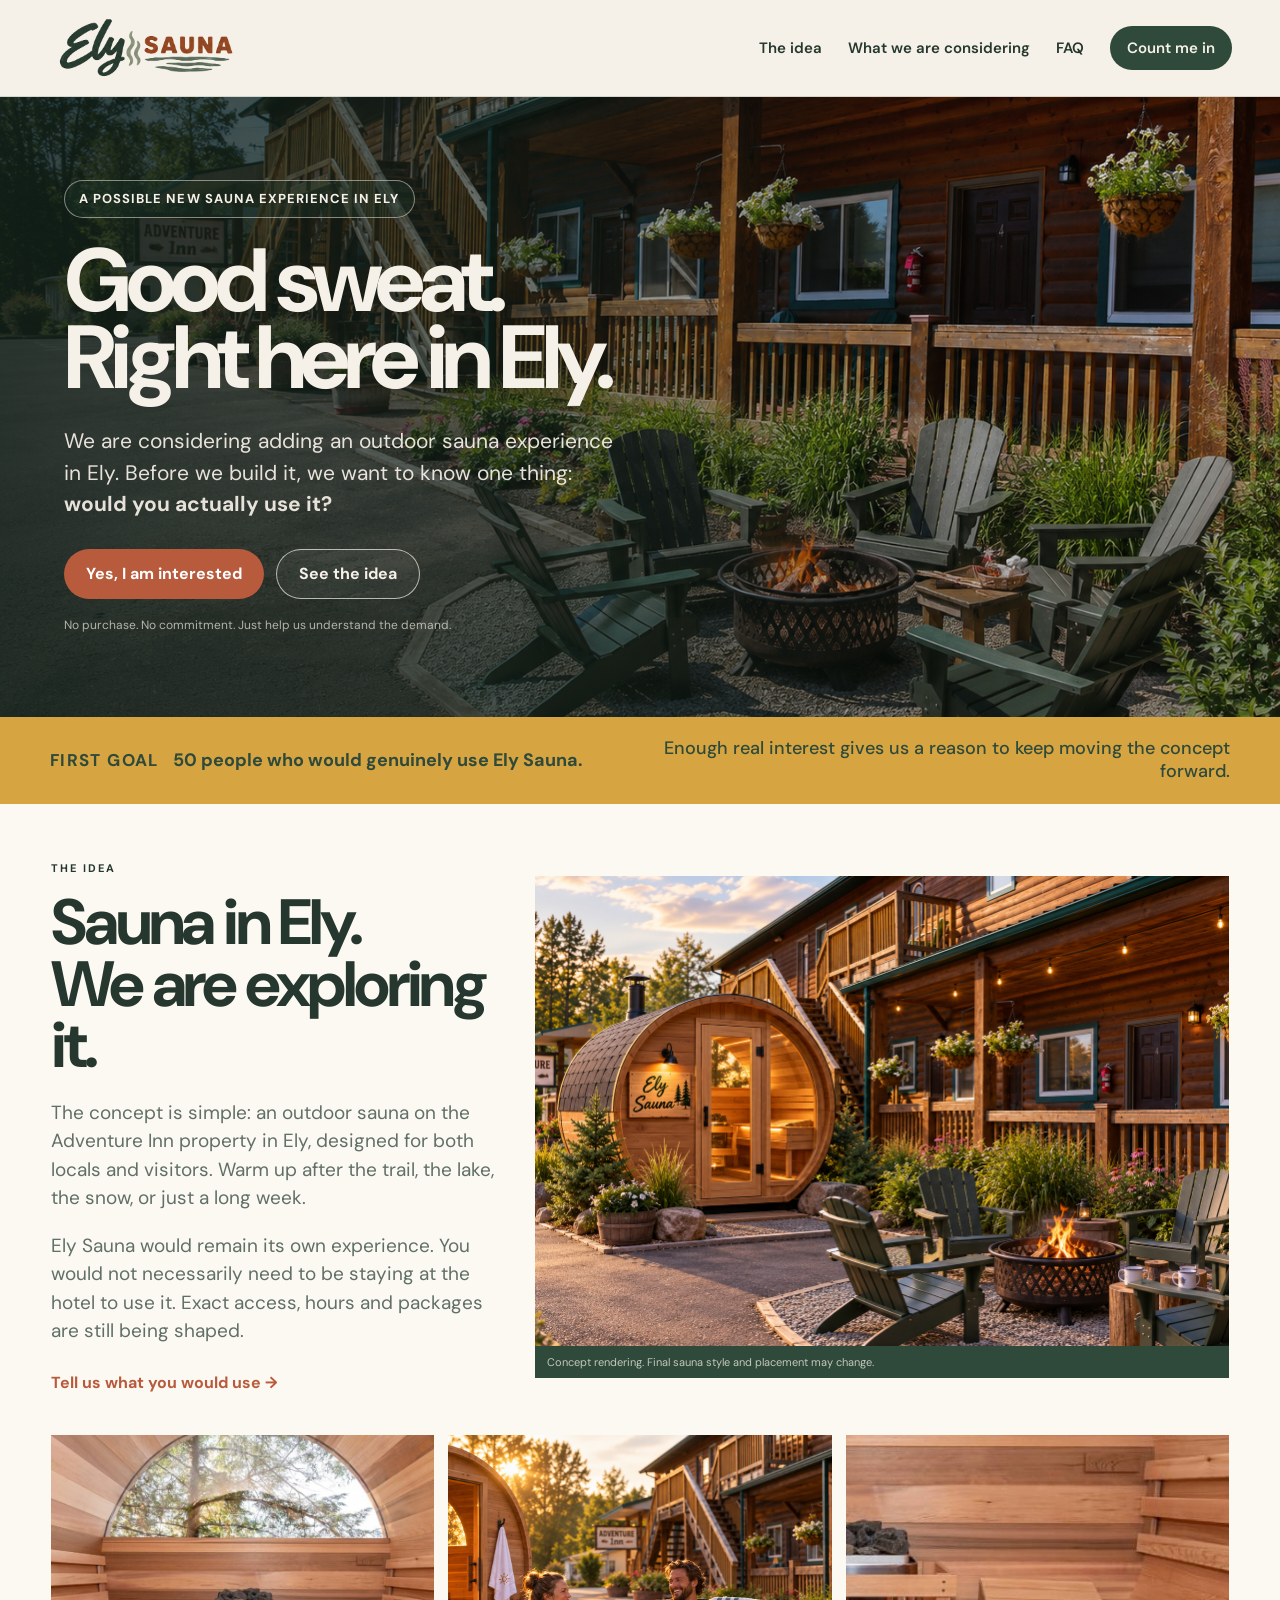
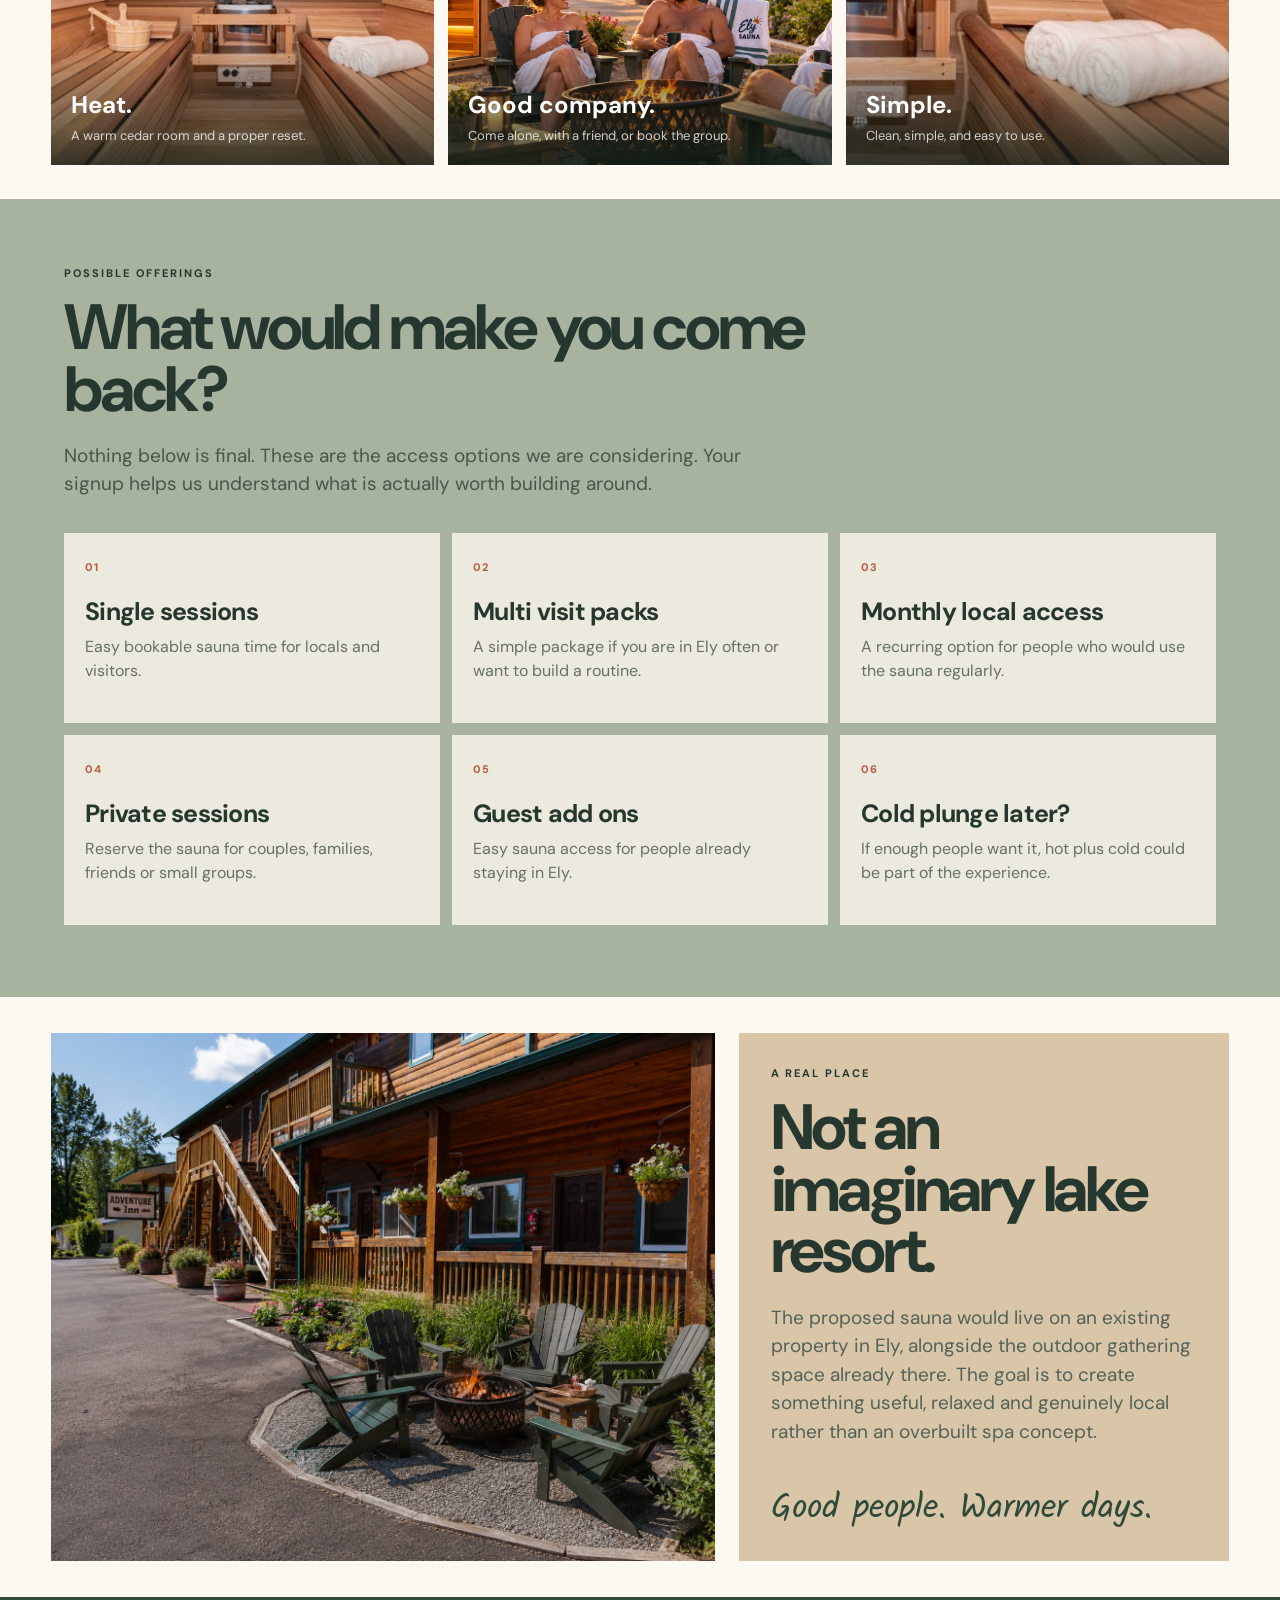
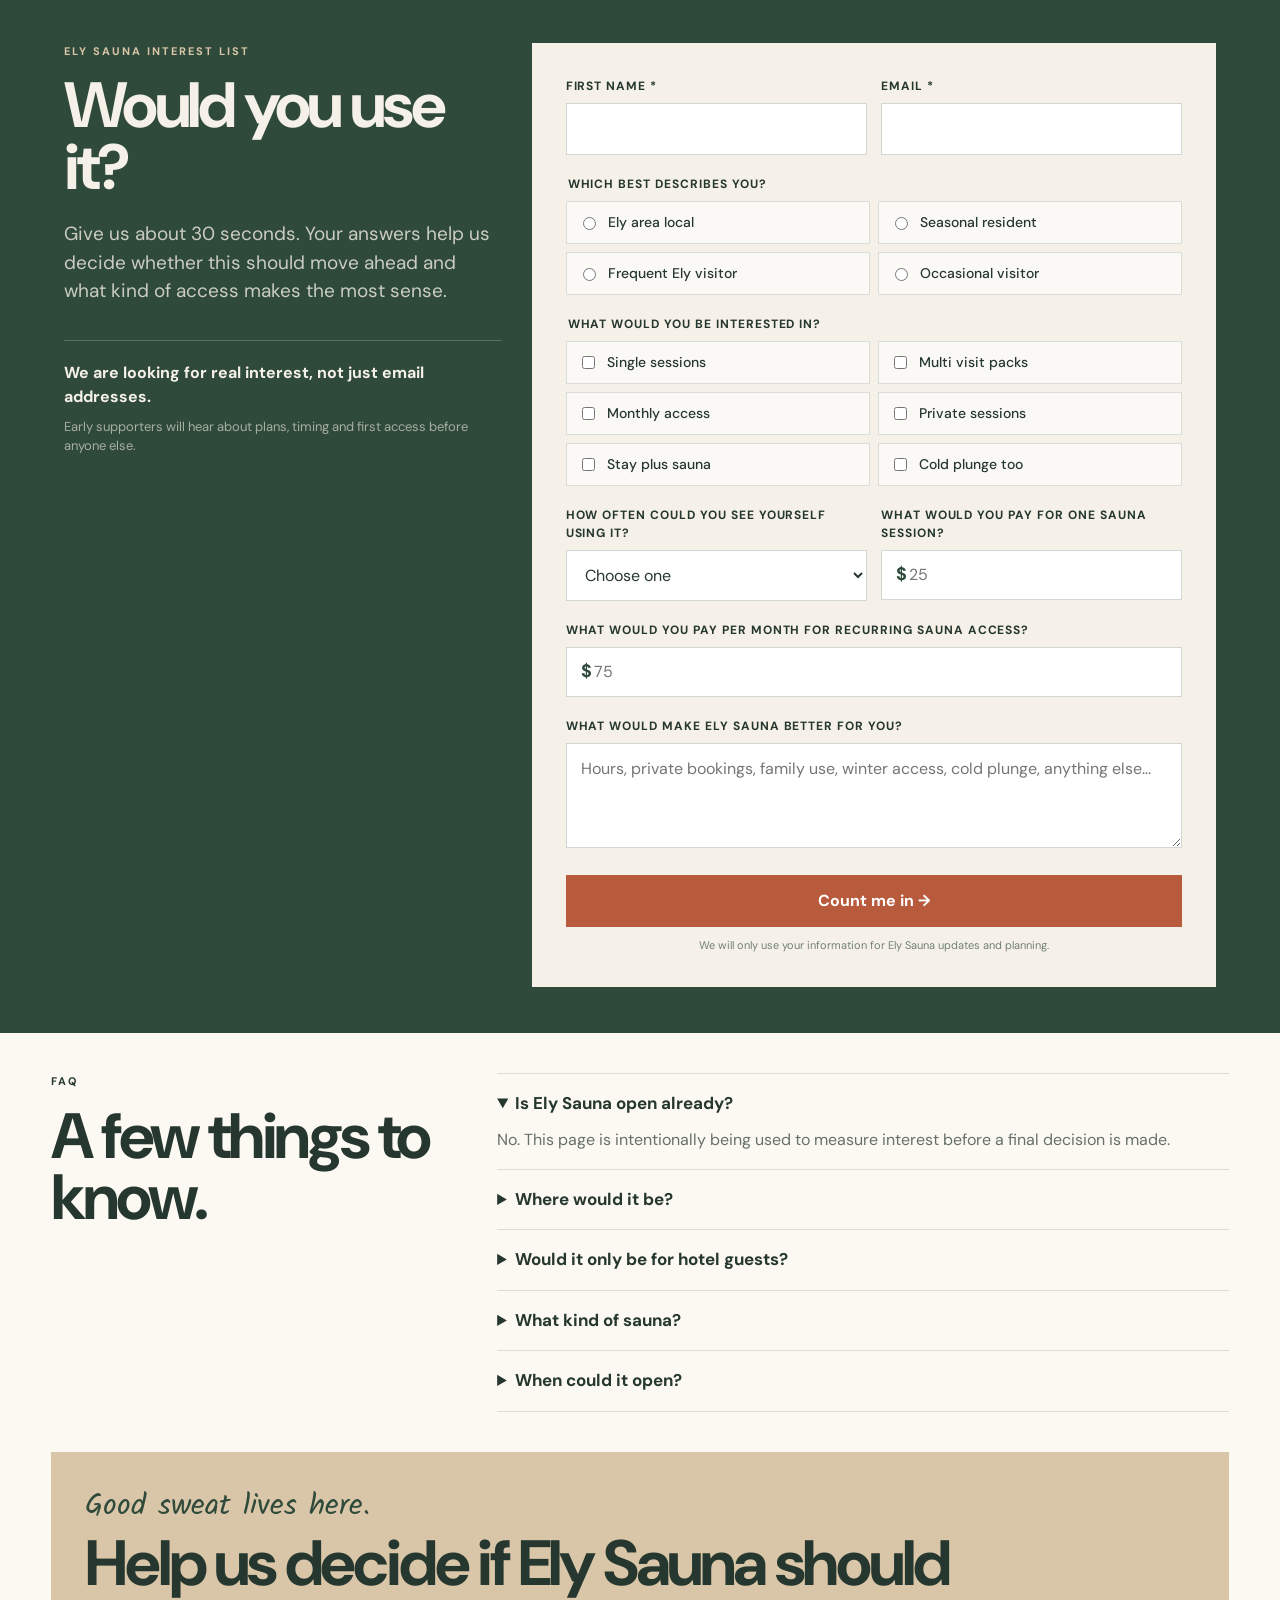
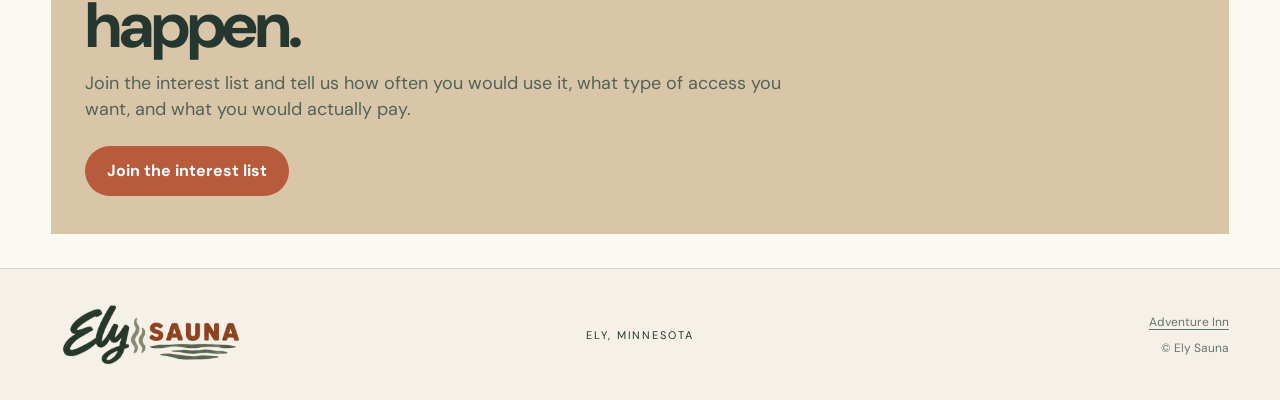
<file: index.html>
<!doctype html>
<html lang="en">
<head>
  <!-- Google tag (gtag.js) -->
<script async src="https://www.googletagmanager.com/gtag/js?id=G-9R2D1EH8CN"></script>
<script>
  window.dataLayer = window.dataLayer || [];
  function gtag(){dataLayer.push(arguments);}
  gtag('js', new Date());

  gtag('config', 'G-9R2D1EH8CN');
</script>
<meta charset="utf-8" />
<meta name="viewport" content="width=device-width, initial-scale=1" />
<title>Ely Sauna | Help Bring Sauna to Ely, Minnesota</title>
<meta name="description" content="We are exploring an outdoor sauna experience in Ely, Minnesota. Join the Ely Sauna interest list and help shape possible sessions, local passes, private bookings and guest packages." />
<meta name="keywords" content="Ely sauna, sauna Ely Minnesota, Ely MN sauna, outdoor sauna Ely, sauna Minnesota, Adventure Inn Ely" />
<meta name="theme-color" content="#2F4A3A" />
<meta property="og:title" content="Ely Sauna | Would You Use It?" />
<meta property="og:description" content="We are exploring an outdoor sauna in Ely. Join the interest list and help us decide what to build." />
<meta property="og:type" content="website" />
<meta property="og:url" content="https://elysauna.com/" />
<meta property="og:image" content="https://elysauna.com/assets/ely-sauna-concept-exterior.png" />
<link rel="preconnect" href="https://fonts.googleapis.com">
<link rel="preconnect" href="https://fonts.gstatic.com" crossorigin>
<link href="https://fonts.googleapis.com/css2?family=DM+Sans:wght@400;500;600;700&family=Kalam:wght@400;700&display=swap" rel="stylesheet">
<link rel="icon" type="image/png" href="assets/favicon.png" />
  <link rel="shortcut icon" href="assets/favicon.ico" />
  <link rel="apple-touch-icon" href="assets/favicon.png" />
  <link rel="stylesheet" href="styles.css" />
<script type="application/ld+json">{"@context":"https://schema.org","@type":"WebSite","name":"Ely Sauna","url":"https://elysauna.com/","description":"Interest and early access site for a proposed outdoor sauna experience in Ely, Minnesota."}</script>
</head>
<body>
<header class="siteHeader">
<a class="logoLink" href="#top" aria-label="Ely Sauna home"><img src="assets/ely-sauna-logo-final.png" alt="Ely Sauna" class="headerLogo" /></a>
<nav class="mainNav" aria-label="Main navigation">
<a href="#idea">The idea</a><a href="#options">What we are considering</a><a href="#faq">FAQ</a><a href="#join" class="navButton">Count me in</a>
</nav>
</header>
<main id="top">
<section class="hero">
<img src="assets/adventure-inn-real.png" alt="Adventure Inn property in Ely, Minnesota" class="heroPhoto" />
<div class="heroShade"></div>
<div class="heroContent">
<div class="pill">A possible new sauna experience in Ely</div>
<h1>Good sweat.<br>Right here in Ely.</h1>
<p class="heroIntro">We are considering adding an outdoor sauna experience in Ely. Before we build it, we want to know one thing: <strong>would you actually use it?</strong></p>
<div class="heroActions"><a href="#join" class="button rust">Yes, I am interested</a><a href="#idea" class="button ghost">See the idea</a></div>
<p class="heroNote">No purchase. No commitment. Just help us understand the demand.</p>
</div>
</section>
<section class="goalStrip">
<div class="goalCopy"><span class="eyebrow">FIRST GOAL</span><strong>50 people who would genuinely use Ely Sauna.</strong></div>
<div class="goalText">Enough real interest gives us a reason to keep moving the concept forward.</div>
</section>
<section class="ideaSection" id="idea">
<div class="sectionCopy">
<span class="eyebrow">THE IDEA</span>
<h2>Sauna in Ely.<br>We are exploring it.</h2>
<p>The concept is simple: an outdoor sauna on the Adventure Inn property in Ely, designed for both locals and visitors. Warm up after the trail, the lake, the snow, or just a long week.</p>
<p>Ely Sauna would remain its own experience. You would not necessarily need to be staying at the hotel to use it. Exact access, hours and packages are still being shaped.</p>
<a href="#join" class="textLink">Tell us what you would use →</a>
</div>
<figure class="featureImage concept"><img src="assets/ely-sauna-concept-exterior.png" alt="Concept rendering of an outdoor sauna at the Adventure Inn property" /><figcaption>Concept rendering. Final sauna style and placement may change.</figcaption></figure>
</section>
<section class="experienceGrid" aria-label="Ely Sauna concept imagery">
<figure><img src="assets/ely-sauna-concept-interior.jpg" alt="Concept sauna interior" /><figcaption><strong>Heat.</strong><span>A warm cedar room and a proper reset.</span></figcaption></figure>
<figure><img src="assets/ely-sauna-concept-gathering.png" alt="Concept gathering outside a sauna at Adventure Inn" /><figcaption><strong>Good company.</strong><span>Come alone, with a friend, or book the group.</span></figcaption></figure>
<figure><img src="assets/ely-sauna-concept-detail.jpg" alt="Concept sauna towels and interior detail" /><figcaption><strong>Simple.</strong><span>Clean, simple, and easy to use.</span></figcaption></figure>
</section>
<section class="optionsSection" id="options">
<div class="optionsIntro"><span class="eyebrow">POSSIBLE OFFERINGS</span><h2>What would make you come back?</h2><p>Nothing below is final. These are the access options we are considering. Your signup helps us understand what is actually worth building around.</p></div>
<div class="optionCards">
<article><span>01</span><h3>Single sessions</h3><p>Easy bookable sauna time for locals and visitors.</p></article>
<article><span>02</span><h3>Multi visit packs</h3><p>A simple package if you are in Ely often or want to build a routine.</p></article>
<article><span>03</span><h3>Monthly local access</h3><p>A recurring option for people who would use the sauna regularly.</p></article>
<article><span>04</span><h3>Private sessions</h3><p>Reserve the sauna for couples, families, friends or small groups.</p></article>
<article><span>05</span><h3>Guest add ons</h3><p>Easy sauna access for people already staying in Ely.</p></article>
<article><span>06</span><h3>Cold plunge later?</h3><p>If enough people want it, hot plus cold could be part of the experience.</p></article>
</div>
</section>
<section class="realPlaceSection">
<div class="realImage"><img src="assets/adventure-inn-real.png" alt="The existing Adventure Inn property in Ely" /></div>
<div class="realCopy"><span class="eyebrow">A REAL PLACE</span><h2>Not an imaginary lake resort.</h2><p>The proposed sauna would live on an existing property in Ely, alongside the outdoor gathering space already there. The goal is to create something useful, relaxed and genuinely local rather than an overbuilt spa concept.</p><p class="handNote">Good people. Warmer days.</p></div>
</section>
<section class="joinSection" id="join">
<div class="joinIntro"><span class="eyebrow light">ELY SAUNA INTEREST LIST</span><h2>Would you use it?</h2><p>Give us about 30 seconds. Your answers help us decide whether this should move ahead and what kind of access makes the most sense.</p><div class="joinMini"><strong>We are looking for real interest, not just email addresses.</strong><span>Early supporters will hear about plans, timing and first access before anyone else.</span></div></div>
<form class="interestForm" action="https://formsubmit.co/adventureinn.mgmt@gmail.com" method="POST">
<input type="hidden" name="_subject" value="New Ely Sauna interest signup" /><input type="hidden" name="_template" value="table" /><input type="hidden" name="_captcha" value="false" /><input type="hidden" name="_next" value="https://elysauna.com/thanks.html" />
<div class="fieldRow"><label><span>First name *</span><input type="text" name="First name" required autocomplete="given-name" /></label><label><span>Email *</span><input type="email" name="Email" required autocomplete="email" /></label></div>
<fieldset><legend>Which best describes you?</legend><div class="choiceGrid">
<label class="choice"><input type="radio" name="Audience" value="Ely area local" required><span>Ely area local</span></label>
<label class="choice"><input type="radio" name="Audience" value="Seasonal resident"><span>Seasonal resident</span></label>
<label class="choice"><input type="radio" name="Audience" value="Frequent Ely visitor"><span>Frequent Ely visitor</span></label>
<label class="choice"><input type="radio" name="Audience" value="Occasional visitor"><span>Occasional visitor</span></label>
</div></fieldset>
<fieldset><legend>What would you be interested in?</legend><div class="choiceGrid">
<label class="choice"><input type="checkbox" name="Interest" value="Single sessions"><span>Single sessions</span></label>
<label class="choice"><input type="checkbox" name="Interest" value="Multi visit packs"><span>Multi visit packs</span></label>
<label class="choice"><input type="checkbox" name="Interest" value="Monthly access"><span>Monthly access</span></label>
<label class="choice"><input type="checkbox" name="Interest" value="Private group sessions"><span>Private sessions</span></label>
<label class="choice"><input type="checkbox" name="Interest" value="Guest package"><span>Stay plus sauna</span></label>
<label class="choice"><input type="checkbox" name="Interest" value="Cold plunge"><span>Cold plunge too</span></label>
</div></fieldset>

<div class="fieldRow">
  <label>
    <span>How often could you see yourself using it?</span>
    <select name="Potential frequency">
      <option value="">Choose one</option>
      <option>Once or twice a year</option>
      <option>Every few months</option>
      <option>About once a month</option>
      <option>A few times a month</option>
      <option>Weekly or more</option>
    </select>
  </label>

  <label>
    <span>What would you pay for one sauna session?</span>
    <div class="moneyInput">
      <span>$</span>
      <input
        type="number"
        name="One time session price"
        min="0"
        step="1"
        inputmode="decimal"
        placeholder="25"
      />
    </div>
  </label>
</div>


<label>
  <span>What would you pay per month for recurring sauna access?</span>
  <div class="moneyInput">
    <span>$</span>
    <input
      type="number"
      name="Monthly pass price"
      min="0"
      step="1"
      inputmode="decimal"
      placeholder="75"
    />
  </div>
</label>

<label><span>What would make Ely Sauna better for you?</span><textarea name="Comments" rows="3" placeholder="Hours, private bookings, family use, winter access, cold plunge, anything else..."></textarea></label>
<button type="submit" class="submitButton">Count me in →</button><p class="privacy">We will only use your information for Ely Sauna updates and planning.</p>
</form>
</section>
<section class="faqSection" id="faq">
<div><span class="eyebrow">FAQ</span><h2>A few things to know.</h2></div>
<div class="faqGrid">
<details open><summary>Is Ely Sauna open already?</summary><p>No. This page is intentionally being used to measure interest before a final decision is made.</p></details>
<details><summary>Where would it be?</summary><p>The concept is for an outdoor sauna on the Adventure Inn property in Ely, Minnesota.</p></details>
<details><summary>Would it only be for hotel guests?</summary><p>No final access model has been set. We are specifically measuring interest from locals, seasonal residents and visitors as well as hotel guests.</p></details>
<details><summary>What kind of sauna?</summary><p>We are evaluating an outdoor cedar sauna experience. The exact unit, capacity and layout are not final. Images on this site show the direction we are considering.</p></details>
<details><summary>When could it open?</summary><p>Timing depends on interest, final planning and installation. Joining the list is the best way to hear what happens next.</p></details>
</div>
</section>

<section class="lastCall">
  <div class="lastCallInner">
    <p class="handNote">Good sweat lives here.</p>
    <h2>Help us decide if Ely Sauna should happen.</h2>
    <p class="lastCallText">Join the interest list and tell us how often you would use it, what type of access you want, and what you would actually pay.</p>
    <a href="#join" class="button rust">Join the interest list</a>
  </div>
</section>

</main>
<footer class="siteFooter"><img src="assets/ely-sauna-logo-final.png" alt="Ely Sauna" class="footerLogo" /><div class="footerCenter">ELY, MINNESOTA</div><div class="footerRight"><a href="https://adventureinn-ely.com/" target="_blank" rel="noopener">Adventure Inn</a>
      <span>© <span id="year"></span> Ely Sauna</span></div></footer>
<script src="script.js"></script>
</body>
</html>
</file>
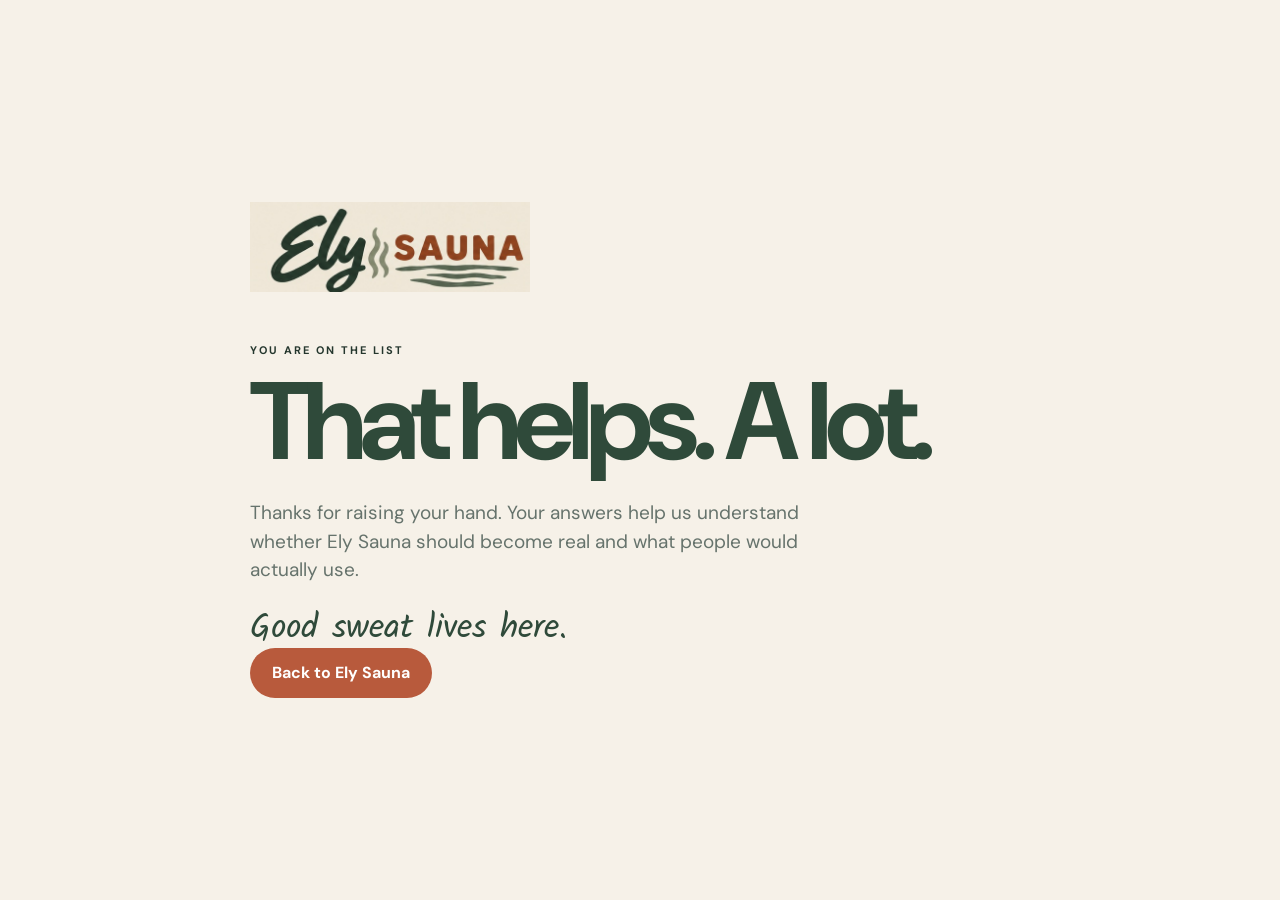
<file: thanks.html>
<!doctype html><html lang="en"><head><meta charset="utf-8" /><meta name="viewport" content="width=device-width, initial-scale=1" /><title>You are on the list | Ely Sauna</title><link rel="preconnect" href="https://fonts.googleapis.com"><link rel="preconnect" href="https://fonts.gstatic.com" crossorigin><link href="https://fonts.googleapis.com/css2?family=DM+Sans:wght@400;500;600;700&family=Kalam:wght@400;700&display=swap" rel="stylesheet"><link rel="stylesheet" href="styles.css" /></head><body class="thanksPage"><main class="thanksWrap"><img src="assets/ely-sauna-logo.jpg" alt="Ely Sauna" class="thanksLogo" /><span class="eyebrow">YOU ARE ON THE LIST</span><h1>That helps. A lot.</h1><p>Thanks for raising your hand. Your answers help us understand whether Ely Sauna should become real and what people would actually use.</p><p class="handNote">Good sweat lives here.</p><a href="/" class="button rust">Back to Ely Sauna</a></main></body></html>
</file>
<file: styles.css>
:root{--moss:#2F4A3A;--cream:#F6F1E8;--oat:#D9C6A8;--sage:#A7B39E;--rust:#B85A3C;--gold:#D6A441;--wood:#8B6F4E;--ink:#25372E;--paper:#FCF9F3;--white:#FFFFFF;--line:rgba(47,74,58,.16)}
*{box-sizing:border-box}html{scroll-behavior:smooth}body{margin:0;font-family:"DM Sans",sans-serif;background:var(--paper);color:var(--ink);line-height:1.5}img{display:block;width:100%}a{color:inherit;text-decoration:none}button,input,select,textarea{font:inherit}
.siteHeader{min-height:86px;padding:10px 4vw;display:flex;align-items:center;justify-content:space-between;gap:28px;background:rgba(246,241,232,.96);position:sticky;top:0;z-index:50;border-bottom:1px solid var(--line)}.headerLogo{width:235px;height:58px;object-fit:cover;mix-blend-mode:multiply}.mainNav{display:flex;align-items:center;gap:26px;font-size:15px;font-weight:600}.mainNav a:hover{opacity:.68}.navButton{padding:11px 17px;background:var(--moss);color:var(--cream);border-radius:999px}
.hero{min-height:620px;position:relative;display:flex;align-items:center;overflow:hidden}.heroPhoto,.heroShade{position:absolute;inset:0;width:100%;height:100%}.heroPhoto{object-fit:cover;object-position:center}.heroShade{background:linear-gradient(90deg,rgba(18,32,25,.83) 0%,rgba(18,32,25,.66) 35%,rgba(18,32,25,.18) 67%,rgba(18,32,25,.05) 100%),linear-gradient(0deg,rgba(18,32,25,.22),rgba(18,32,25,0) 46%)}.heroContent{position:relative;z-index:2;width:min(650px,88vw);margin-left:5vw;padding:44px 0;color:var(--cream)}.pill{display:inline-block;border:1px solid rgba(246,241,232,.5);background:rgba(30,55,43,.36);border-radius:999px;padding:8px 14px;font-size:12px;font-weight:700;letter-spacing:.08em;text-transform:uppercase;margin-bottom:24px}h1,h2,h3,p{margin-top:0}h1{font-size:clamp(60px,7vw,108px);line-height:.86;letter-spacing:-.065em;margin-bottom:30px}h2{font-size:clamp(42px,5vw,72px);line-height:.96;letter-spacing:-.05em;margin-bottom:22px}h3{font-size:23px;line-height:1.08;letter-spacing:-.03em}.heroIntro{max-width:570px;font-size:21px;color:rgba(246,241,232,.92)}.heroActions{display:flex;flex-wrap:wrap;gap:12px;margin-top:28px}.button{min-height:50px;display:inline-flex;align-items:center;justify-content:center;padding:0 22px;border-radius:999px;font-weight:700}.rust{background:var(--rust);color:#fff}.ghost{border:1px solid rgba(246,241,232,.7);color:var(--cream);background:rgba(255,255,255,.05)}.heroNote{margin:17px 0 0;font-size:12px;color:rgba(246,241,232,.68)}
.goalStrip{background:var(--gold);color:var(--moss);display:grid;grid-template-columns:1fr 1fr;gap:28px;padding:16px 5vw;align-items:center}.goalCopy{display:flex;flex-wrap:wrap;gap:15px;align-items:center}.goalCopy strong{font-size:19px}.goalText{font-size:14px;text-align:right}.eyebrow{display:block;font-size:11px;font-weight:700;letter-spacing:.18em;margin-bottom:16px}.light{color:var(--oat)}
.ideaSection{max-width:1440px;margin:0 auto;padding:34px 4vw 10px;display:grid;grid-template-columns:.8fr 1.2fr;gap:22px;align-items:center}.sectionCopy{padding:22px 18px 22px 0}.sectionCopy p{color:#617067;font-size:17px}.textLink{display:inline-block;margin-top:6px;color:var(--rust);font-weight:700}.featureImage{margin:0;background:#eee;overflow:hidden}.featureImage img{height:470px;object-fit:cover}.featureImage figcaption{background:var(--moss);color:rgba(246,241,232,.75);padding:8px 12px;font-size:11px}
.experienceGrid{max-width:1440px;margin:0 auto;padding:8px 4vw 34px;display:grid;grid-template-columns:repeat(3,1fr);gap:14px}.experienceGrid figure{margin:0;position:relative;min-height:330px;overflow:hidden}.experienceGrid img{position:absolute;inset:0;height:100%;object-fit:cover}.experienceGrid figcaption{position:absolute;left:0;right:0;bottom:0;padding:48px 20px 18px;color:white;background:linear-gradient(0deg,rgba(20,34,27,.8),rgba(20,34,27,0))}.experienceGrid figcaption strong{display:block;font-size:24px}.experienceGrid figcaption span{font-size:13px;color:rgba(255,255,255,.78)}
.optionsSection{background:var(--sage);padding:66px 5vw 72px}.optionsIntro{max-width:880px;margin-bottom:34px}.optionsIntro p{max-width:720px;color:#44574b;font-size:17px}.optionCards{display:grid;grid-template-columns:repeat(3,1fr);gap:12px}.optionCards article{background:rgba(246,241,232,.88);padding:21px;min-height:190px}.optionCards article>span{font-size:11px;letter-spacing:.12em;font-weight:700;color:var(--rust)}.optionCards h3{margin:20px 0 10px}.optionCards p{margin:0;color:#657069}
.realPlaceSection{max-width:1440px;margin:0 auto;padding:36px 4vw;display:grid;grid-template-columns:1.15fr .85fr;gap:24px;align-items:stretch}.realImage img{height:100%;min-height:430px;object-fit:cover}.realCopy{background:var(--oat);padding:32px;display:flex;flex-direction:column;justify-content:center}.realCopy p{font-size:19px;color:#536258}.handNote{font-family:"Kalam",cursive;font-size:34px!important;line-height:1.1;color:var(--moss)!important;margin:26px 0 0}
.joinSection{background:var(--moss);color:var(--cream);padding:46px 5vw;display:grid;grid-template-columns:.78fr 1.22fr;gap:30px;align-items:start}.joinIntro{position:sticky;top:110px}.joinIntro p{font-size:18px;color:rgba(246,241,232,.78);max-width:520px}.joinMini{margin-top:34px;border-top:1px solid rgba(246,241,232,.22);padding-top:20px;display:grid;gap:8px}.joinMini span{color:rgba(246,241,232,.6);font-size:13px}.interestForm{background:var(--cream);color:var(--ink);padding:34px}.fieldRow{display:grid;grid-template-columns:1fr 1fr;gap:14px}.interestForm label,.interestForm fieldset{display:block;margin:0 0 20px}.interestForm label>span,.interestForm legend{display:block;font-size:11px;letter-spacing:.08em;text-transform:uppercase;font-weight:700;margin-bottom:8px}.interestForm input[type="text"],.interestForm input[type="email"],.interestForm select,.interestForm textarea{width:100%;border:1px solid rgba(47,74,58,.22);background:#fff;padding:13px 14px;outline:none;color:var(--ink)}.interestForm textarea{resize:vertical}.interestForm fieldset{border:0;padding:0}.choiceGrid{display:grid;grid-template-columns:1fr 1fr;gap:8px}.choice{display:flex!important;align-items:center;gap:9px;border:1px solid rgba(47,74,58,.16);background:rgba(255,255,255,.58);padding:10px 11px;margin:0!important;cursor:pointer}.choice span{margin:0!important;text-transform:none!important;letter-spacing:0!important;font-size:14px!important;font-weight:500!important}.choice input{accent-color:var(--moss)}.submitButton{width:100%;border:0;background:var(--rust);color:white;font-weight:700;min-height:52px;cursor:pointer}.privacy{margin:10px 0 0;font-size:11px;text-align:center;color:#718077}
.faqSection{max-width:1440px;margin:0 auto;padding:40px 4vw;display:grid;grid-template-columns:.7fr 1.3fr;gap:52px}.faqGrid details{border-top:1px solid var(--line);padding:17px 0}.faqGrid details:last-child{border-bottom:1px solid var(--line)}.faqGrid summary{cursor:pointer;font-weight:700;font-size:17px}.faqGrid p{color:#657069;margin:11px 0 0;max-width:700px}
.lastCall{margin:0 4vw 28px;background:var(--oat);display:grid;grid-template-columns:180px 1fr auto;align-items:center;gap:28px;padding:28px 34px}.lastMark{height:100px;object-fit:cover;mix-blend-mode:multiply}.lastCall h2{font-size:clamp(30px,4vw,52px);margin:0}.lastCall .handNote{margin:0 0 4px;font-size:27px!important}.siteFooter{background:var(--cream);border-top:1px solid var(--line);min-height:132px;padding:26px 4vw;display:grid;grid-template-columns:1fr auto 1fr;align-items:center;gap:24px}.footerLogo{width:200px;height:65px;object-fit:cover;mix-blend-mode:multiply}.footerCenter{font-size:11px;letter-spacing:.18em}.footerRight{justify-self:end;text-align:right;display:grid;gap:6px;color:#67736c;font-size:12px}
.thanksPage{min-height:100vh;background:var(--cream);display:flex;align-items:center;justify-content:center}.thanksWrap{width:min(780px,90vw);padding:70px 0}.thanksLogo{width:280px;height:90px;object-fit:cover;mix-blend-mode:multiply;margin-bottom:50px}.thanksWrap h1{color:var(--moss);font-size:clamp(62px,9vw,110px)}.thanksWrap>p:not(.handNote){max-width:620px;font-size:19px;color:#66736c}
@media(max-width:980px){.mainNav a:not(.navButton){display:none}.ideaSection,.realPlaceSection,.joinSection,.faqSection{grid-template-columns:1fr}.experienceGrid{grid-template-columns:1fr 1fr}.experienceGrid figure:last-child{grid-column:1/-1}.optionCards{grid-template-columns:1fr 1fr}.joinIntro{position:static}.lastCall{grid-template-columns:130px 1fr}.lastCall>.button{grid-column:1/-1}}
@media(max-width:650px){.siteHeader{padding:10px 18px;min-height:70px}.headerLogo{width:175px;height:46px}.navButton{padding:9px 12px;font-size:12px}.hero{min-height:690px}.heroContent{margin-left:22px;margin-right:22px;width:auto}h1{font-size:62px}.goalStrip{grid-template-columns:1fr}.goalText{text-align:left}.ideaSection,.experienceGrid,.realPlaceSection,.faqSection{padding-left:20px;padding-right:20px}.featureImage img{height:410px}.experienceGrid{grid-template-columns:1fr}.experienceGrid figure:last-child{grid-column:auto}.optionCards{grid-template-columns:1fr}.optionsSection,.joinSection{padding-left:20px;padding-right:20px}.fieldRow,.choiceGrid{grid-template-columns:1fr}.interestForm{padding:24px 18px}.realCopy{padding:30px 24px}.lastCall{margin:0 20px 30px;grid-template-columns:1fr;padding:24px}.lastMark{width:150px}.siteFooter{grid-template-columns:1fr;text-align:left;padding:24px 20px}.footerCenter{display:none}.footerRight{justify-self:start;text-align:left}}


/* tighter typography and form refinements */
.mainNav{
  font-size:15px;
}
.pill{
  font-size:13px;
}
.goalCopy strong{
  font-size:20px;
  line-height:1.15;
  font-weight:700;
}
.goalText{
  font-size:15px;
  line-height:1.35;
  text-align:right;
}
.sectionCopy p,
.optionsIntro p,
.realCopy p,
.joinIntro p{
  font-size:19px;
}
.optionCards h3{
  font-size:25px;
}
.optionCards p,
.faqGrid p{
  font-size:16px;
}
.interestForm label>span,
.interestForm legend{
  font-size:12px;
}
.interestForm input[type="text"],
.interestForm input[type="email"],
.interestForm input[type="number"],
.interestForm select,
.interestForm textarea{
  font-size:16px;
  min-height:48px;
}
.interestForm textarea{
  min-height:105px;
}
.moneyInput{
  display:flex;
  align-items:center;
  background:#fff;
  border:1px solid rgba(47,74,58,.22);
}
.moneyInput>span{
  padding-left:14px;
  font-size:18px;
  font-weight:700;
  color:var(--moss);
}
.moneyInput input{
  border:0!important;
  min-width:0;
  flex:1;
}
.moneyInput:focus-within{
  border-color:var(--rust);
}
.siteFooter a{
  text-decoration:underline;
  text-decoration-thickness:1px;
  text-underline-offset:3px;
}


.goalStrip .eyebrow{
  margin:0;
  font-size:11px;
  letter-spacing:.18em;
  white-space:nowrap;
}
.goalStrip .goalCopy strong{
  margin:0;
}


/* FINAL VERIFIED HEADER AND GOAL STRIP OVERRIDES */

.siteHeader{
  min-height:96px !important;
  padding:10px 48px !important;
  overflow:visible !important;
}

.logoLink{
  display:flex !important;
  align-items:center !important;
  height:76px !important;
  overflow:visible !important;
  flex:0 0 auto !important;
}

.headerLogo{
  width:305px !important;
  height:76px !important;
  max-width:none !important;
  object-fit:contain !important;
  object-position:left center !important;
  mix-blend-mode:normal !important;
  overflow:visible !important;
  display:block !important;
}

.goalStrip{
  display:grid !important;
  grid-template-columns:1fr 1fr !important;
  gap:36px !important;
  padding:20px 50px !important;
  align-items:center !important;
}

.goalCopy{
  display:flex !important;
  align-items:center !important;
  gap:14px !important;
  flex-wrap:wrap !important;
}

.goalStrip .eyebrow{
  margin:0 !important;
  font-size:17px !important;
  line-height:1.25 !important;
  letter-spacing:.08em !important;
  font-weight:700 !important;
  white-space:nowrap !important;
}

.goalCopy strong{
  margin:0 !important;
  font-size:18px !important;
  line-height:1.3 !important;
  font-weight:700 !important;
}

.goalText{
  font-size:18px !important;
  line-height:1.3 !important;
  text-align:right !important;
  font-weight:500 !important;
}

@media(max-width:800px){
  .siteHeader{
    min-height:82px !important;
    padding:8px 18px !important;
  }

  .logoLink{
    height:64px !important;
  }

  .headerLogo{
    width:235px !important;
    height:64px !important;
  }

  .goalStrip{
    grid-template-columns:1fr !important;
    gap:8px !important;
    padding:18px 20px !important;
  }

  .goalCopy{
    gap:8px !important;
  }

  .goalText{
    text-align:left !important;
  }
}

.footerRight{
  gap:8px;
}


/* V6 bottom CTA refresh */
.lastCall{
  margin:0 4vw 34px !important;
  background:var(--oat) !important;
  padding:38px 34px !important;
  display:block !important;
}

.lastCallInner{
  max-width:920px;
}

.lastCallText{
  max-width:720px;
  font-size:18px;
  line-height:1.45;
  color:#536258;
  margin:12px 0 24px;
}

.lastCall .handNote{
  margin:0 0 10px !important;
  font-size:30px !important;
}

.lastCall h2{
  font-size:clamp(40px, 5vw, 76px) !important;
  line-height:.98 !important;
  margin:0 !important;
}

/* keep card imagery consistent */
.experienceGrid figure img{
  object-position:center;
}

@media(max-width:650px){
  .lastCall{
    margin:0 20px 30px !important;
    padding:28px 22px !important;
  }

  .lastCall .handNote{
    font-size:24px !important;
  }

  .lastCallText{
    font-size:17px;
  }
}
</file>
